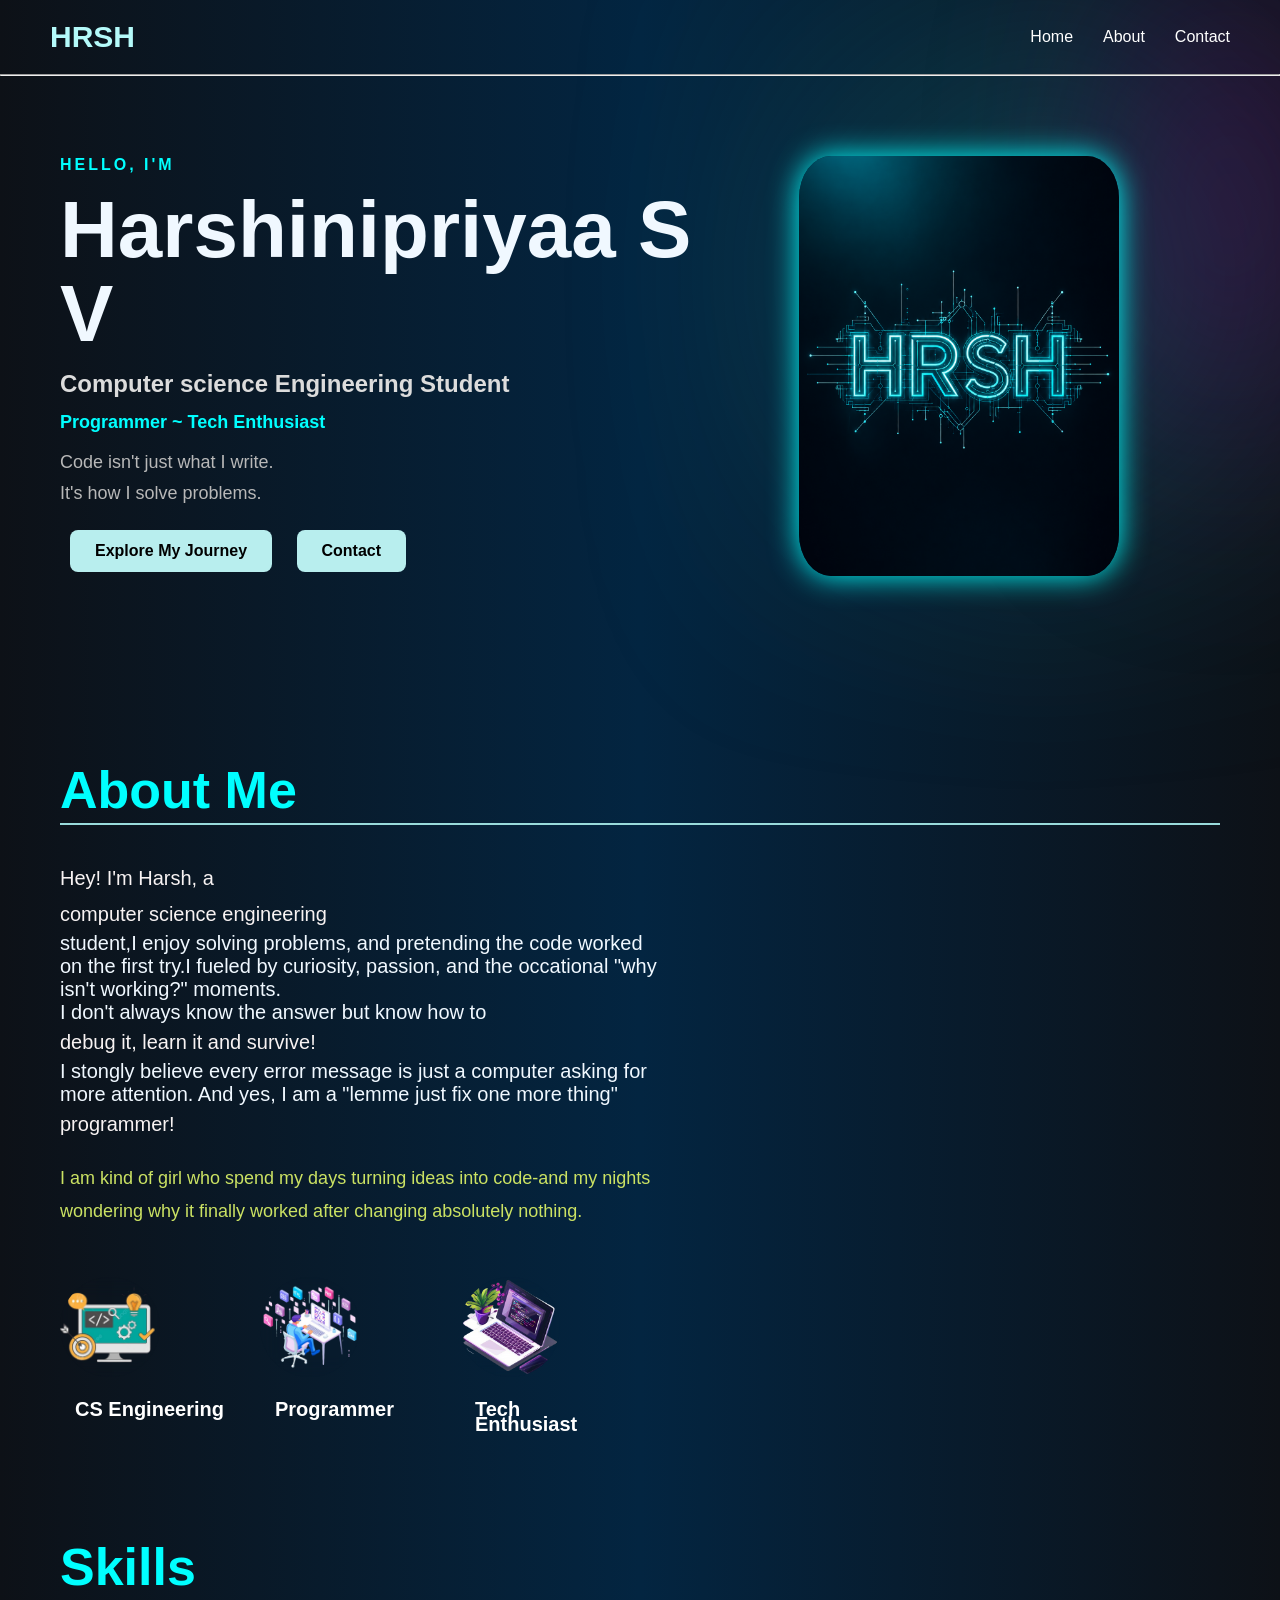
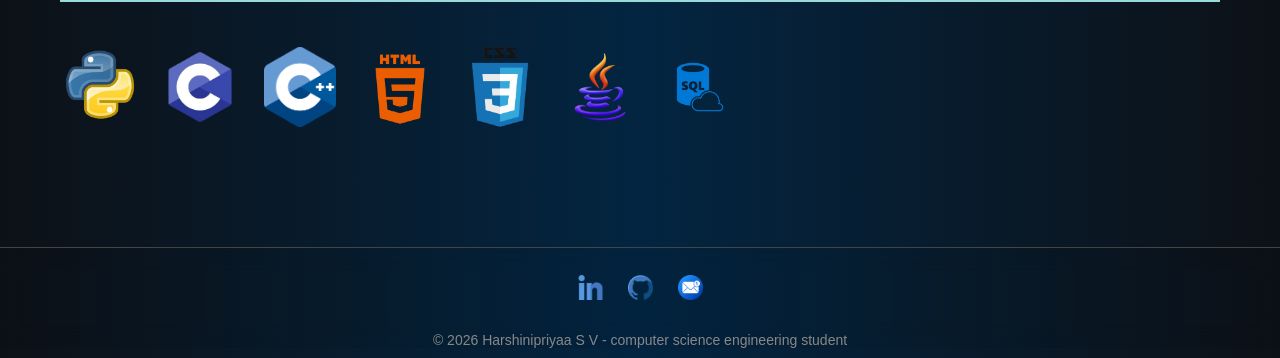
<file: index.html>
<!DOCTYPE html>
<html lang="en">
<head>
    <meta charset="UTF-8">
    <meta name="viewport" content="width=device-width, initial-scale=1.0">
    <title>HARSH | Portfolio</title>
    <link rel="stylesheet" href="style.css">
    
</head>
<header>
    <nav>
        <h2 class="logo">
            <span>H</span><span>R</span><span>S</span><span>H</span>   
        </h2>
        <ul>
            <li > <a href="index.html">Home</a></li>
            <li> <a href="about.html">About</a></li>
            <li> <a href="contact.html">Contact</a></li>
        </ul>
    </nav>
</header>
<hr>

<section class="hero">
    <div class="glow"></div>
    <div class="glow2"></div>
    <div class="hero-text">
        <p class="intro">HELLO, I'm</p>
        <h1>Harshinipriyaa S V</h1>
        <h3>Computer science Engineering Student</h3>
        <h4>Programmer ~ Tech Enthusiast</h4>
        <p class="tagline">Code isn't just what I write.<br> It's how I solve problems.</p>
        <div class="buttons">
            <a href="about.html" class="btn">Explore My Journey</a>
            <a href="contact.html" class="btn2">Contact</a>
        </div>
        
        

    </div>
    <div class="himg"><a href="#s_abt"><img src="images/intro.png" alt="Harsh"></a></div>
</section>

<section class="about" id="about">
    <h2>About Me</h2>
    <div class="about-continer">
        <div class="about-text">
            <div id="a_abt">
             <p>Hey! I'm Harsh, a <p id="cse">computer science engineering</p> student,I enjoy solving problems, and pretending the code worked on the first try.I fueled by curiosity, passion, and the occational "why isn't working?" moments.</p>
             I don't always know the answer but know how to <p id="tech">debug it, learn it and survive!</p> I stongly believe every error message is just a computer asking for more attention. And yes, I am a "lemme just fix one more thing" <p id="prg">programmer!</p></p>
             </div>
             <p id="s_abt">I am kind of girl who spend my days turning ideas into code-and my nights wondering why it finally worked after changing absolutely nothing.</p>
         </div>
         <div class="about-cards">
            <div class="card" id="card1"></div>
            <div class="card" id="card2"></div>
            <div class="card" id="card3"></div>  
            <div class="card-text"><a href="#cse">CS Engineering</a></div>
            <div class="card-text"><a href="#prg">Programmer</a></div>
            <div class="card-text"><a href="#tech">Tech Enthusiast</a></div>
         </div>
    </div>
</section>

<section class="skills" id="skills">
    <h2>Skills</h2>
    <div class="skills-container">
        <div class="skill-card"><img src="images/python.png" alt="Python"> </div>
        <div class="skill-card"><img src="images/c.png" alt="C"> </div>
        <div class="skill-card"><img src="images/cpp.png" alt="C++"> </div>
        <div class="skill-card"><img src="images/html.png" alt="HTML"> </div>
        <div class="skill-card"><img src="images/css.png" alt="CSS"> </div>
        <div class="skill-card"><img src="images/java.png" alt="Java"> </div>
        <div class="skill-card"><img src="images/mysql.png" alt="MySQL"> </div>
    </div>
</section>
<footer>

    <div class="social-icons">
        <a href="https://www.linkedin.com/in/harshinipriyaa-s-v-26a405399/"><img src="images/linkedin.png" alt="LinkedIn"></a>
        <a href="https://github.com/Harshinipriyaa-dev"><img src="images/github.png" alt="GitHub"></a>
        <a href="mailto:hrxhni.11@gmail.com"><img src="images/email.png" alt="email"></a>
    </div>
    <p class="copyright">&copy; 2026 Harshinipriyaa S V - computer science engineering student</p> 

</footer>      
</html>
</file>
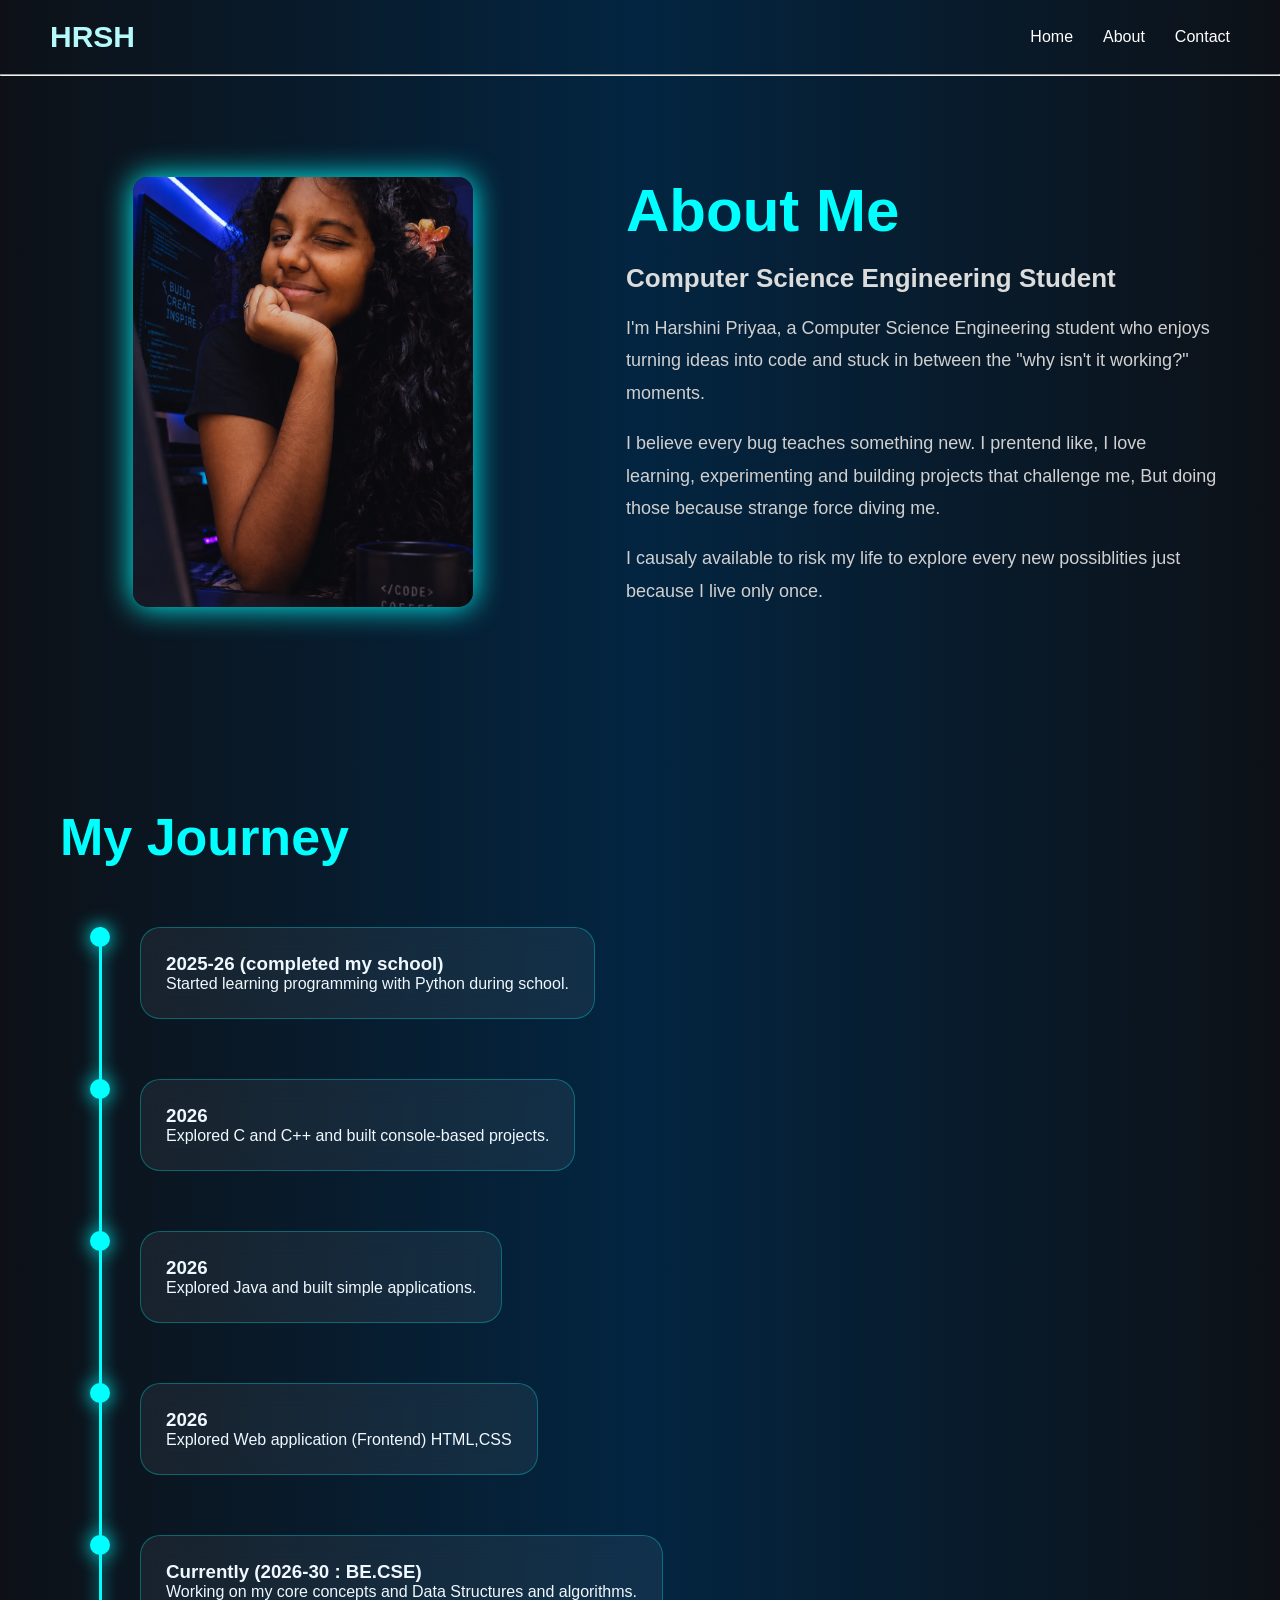
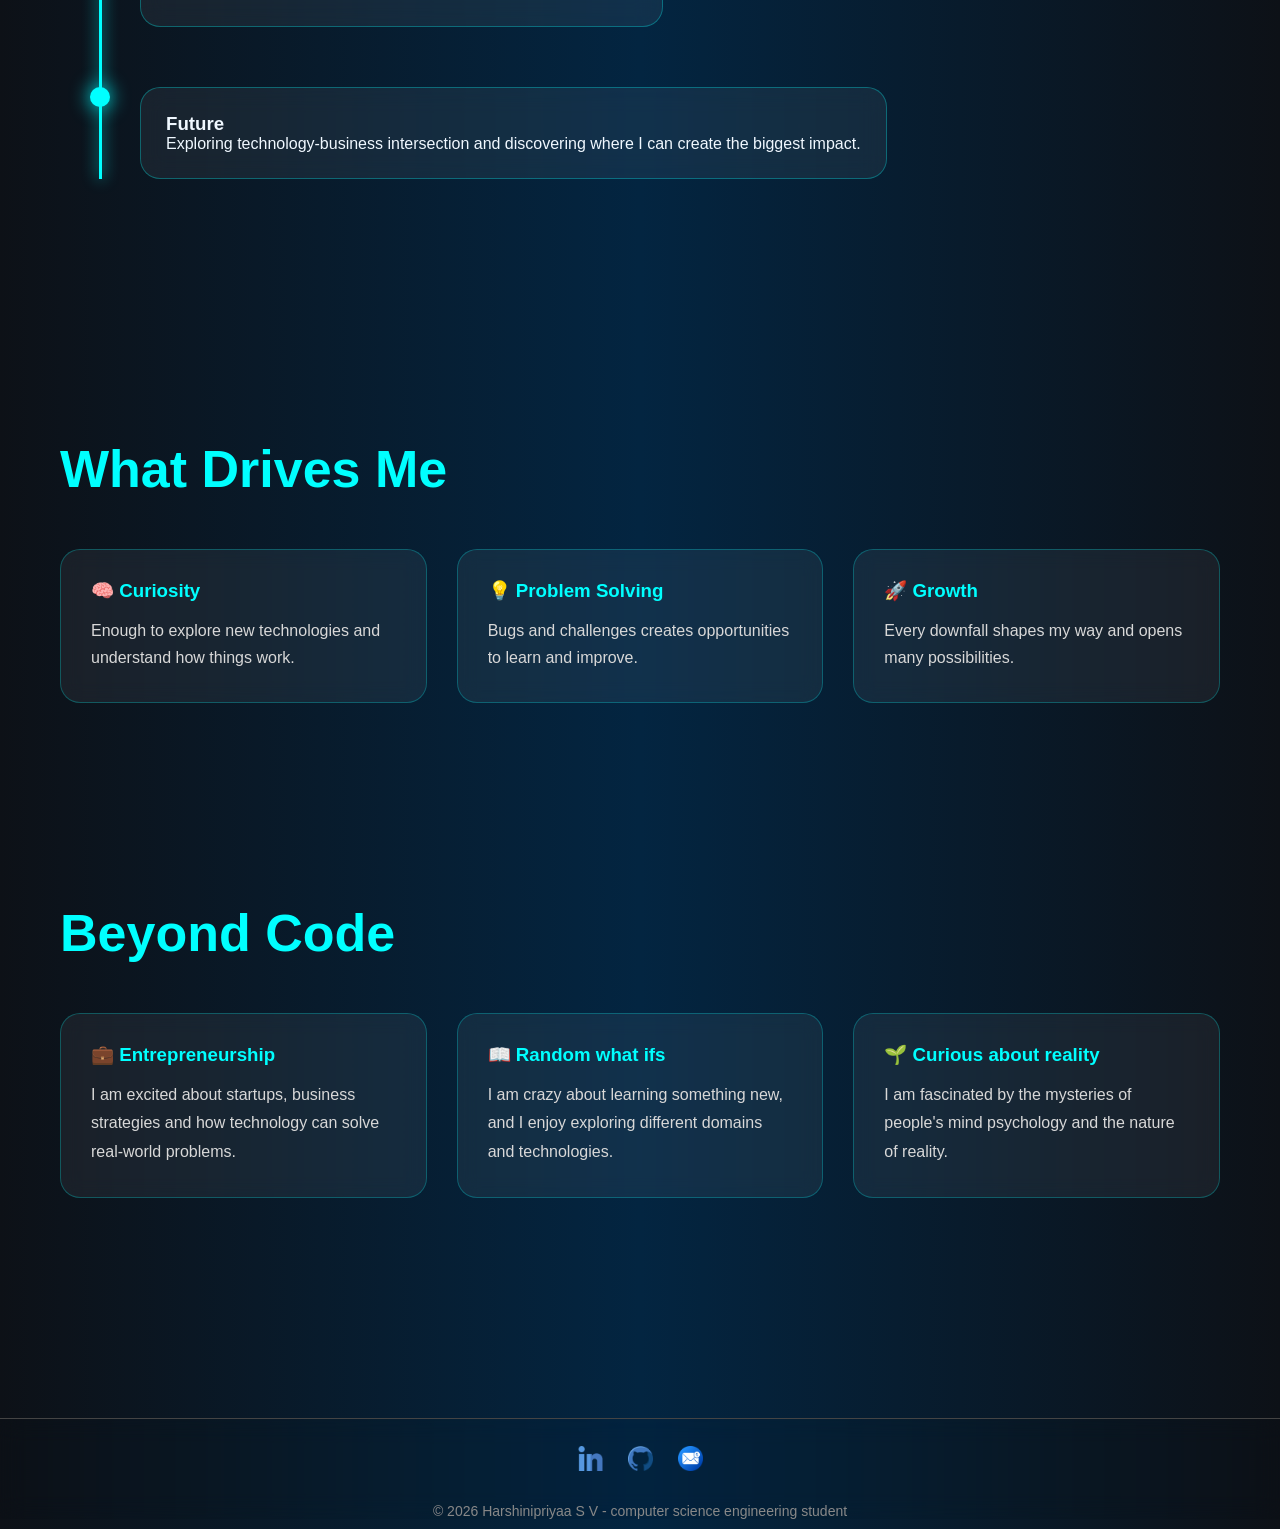
<file: about.html>
<!DOCTYPE html>
<html lang="en">
<head>
    <meta charset="UTF-8">
    <meta name="viewport" content="width=device-width, initial-scale=1.0">
    <title>HARSH | About</title>
    <link rel="stylesheet" href="style.css">
</head>    
<header>
    <nav>
        <h2 class="logo">
            <span>H</span><span>R</span><span>S</span><span>H</span>   
        </h2>
        <ul>
            <li > <a href="index.html">Home</a></li>
            <li> <a href="about.html">About</a></li>
            <li> <a href="contact.html">Contact</a></li>
        </ul>
    </nav>
</header>
<hr>

<section class="about-hero"> 
    <div class="about-img">
    <img src="images/me.png" alt="Harshini">
    </div>

    <div class="about-content">

    <h1>About Me</h1>

    <h3>Computer Science Engineering Student</h3>

    <p>
        I'm Harshini Priyaa, a Computer Science Engineering student who enjoys turning ideas into code and stuck in between the "why isn't it working?" moments. 
    </p>

    <p>
        I believe every bug teaches something new. I prentend like, I love learning, experimenting and building projects that challenge me, But doing those because strange force diving me.
    </p>

    <p>
       I causaly available to risk my life to explore every new possiblities just because I live only once.
    </p>

     </div>
</section>

<section class="journey"> 
    <div class="journey-title">
    <h2>My Journey</h2>
    </div>

    <div class="timeline">

     <div class="timeline-item">
        <div class="circle"></div>

        <div class="timeline-content">
            <h3>2025-26 (completed my school)</h3>
            <p>Started learning programming with Python during school.</p>
        </div>
     </div>

     <div class="timeline-item">
        <div class="circle"></div>

        <div class="timeline-content">
            <h3>2026</h3>
            <p>Explored C and C++ and built console-based projects.</p>
        </div>
     </div>

     <div class="timeline-item">
        <div class="circle"></div>

        <div class="timeline-content">
            <h3>2026</h3>
            <p>Explored Java and built simple applications.</p>
        </div>
     </div>
     <div class="timeline-item">
        <div class="circle"></div>

        <div class="timeline-content">
            <h3>2026</h3>
            <p>Explored Web application (Frontend) HTML,CSS</p>
        </div>
     </div>     

     <div class="timeline-item">
        <div class="circle"></div>

        <div class="timeline-content">
            <h3>Currently (2026-30 : BE.CSE)</h3>
            <p>Working on my core concepts and Data Structures and algorithms.</p>
        </div>
     </div>

     <div class="timeline-item">
        <div class="circle"></div>

        <div class="timeline-content">
            <h3>Future</h3>
            <p>Exploring technology-business intersection and discovering where I can create the biggest impact.</p>
        </div>
     </div>
    </div>
</section>

<section class="brief"> 
    <h2> What Drives Me </h2>

    <div class="belief-container">

     <div class="belief-card">
        <h3>🧠 Curiosity</h3>
        <p>Enough to explore new technologies and understand how things work.</p>
     </div>

     <div class="belief-card">
        <h3>💡 Problem Solving</h3>
        <p>Bugs and challenges creates opportunities to learn and improve.</p>
     </div>

     <div class="belief-card">
        <h3>🚀 Growth</h3>
        <p>Every downfall shapes my way and opens many possibilities.</p>
     </div>

    </div>
</section>
<section class="beyond">

    <h2>Beyond Code</h2>

    <div class="beyond-container">

        <div class="beyond-card">
            <h3>💼 Entrepreneurship</h3>
            <p>
                I am excited about startups, business strategies and how technology can solve real-world problems.
            </p>
        </div>

        <div class="beyond-card">
            <h3>📖 Random what ifs</h3>
            <p>
                I am crazy about learning something new, and I enjoy exploring different domains and technologies.
            </p>
        </div>

        <div class="beyond-card">
            <h3>🌱 Curious about reality</h3>
            <p>
                I am fascinated by the mysteries of people's mind psychology and the nature of reality.
            </p>
        </div>

    </div>

</section>
<footer>

     <div class="social-icons">
        <a href="https://www.linkedin.com/in/harshinipriyaa-s-v-26a405399/"><img src="images/linkedin.png" alt="LinkedIn"></a>
        <a href="https://github.com/Harshinipriyaa-dev"><img src="images/github.png" alt="GitHub"></a>
        <a href="mailto:hrxhni.11@gmail.com"><img src="images/email.png" alt="email"></a>
    </div>
    <p class="copyright">&copy; 2026 Harshinipriyaa S V - computer science engineering student</p> 

</footer>      
</html>
</file>
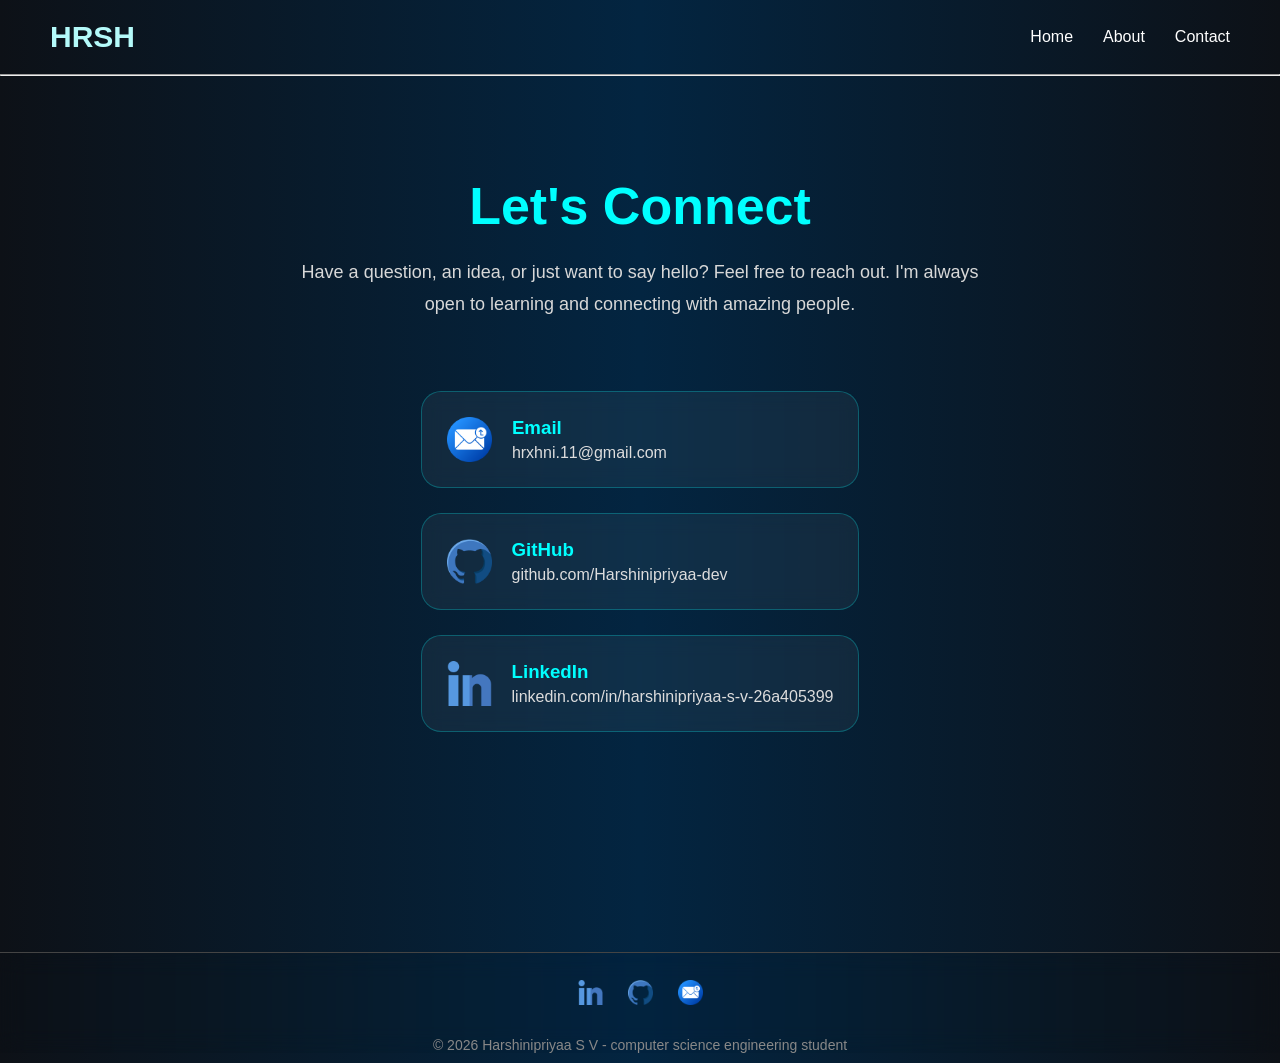
<file: contact.html>
<!DOCTYPE html>
<html lang="en">
<head>
    <meta charset="UTF-8">
    <meta name="viewport" content="width=device-width, initial-scale=1.0">
    <title>HARSH | About</title>
    <link rel="stylesheet" href="style.css">
</head>    
<header>
    <nav>
        <h2 class="logo">
            <span>H</span><span>R</span><span>S</span><span>H</span>   
        </h2>
        <ul>
            <li > <a href="index.html">Home</a></li>
            <li> <a href="about.html">About</a></li>
            <li> <a href="contact.html">Contact</a></li>
        </ul>
    </nav>
</header>
<hr>


<section class="contact">
    <div class="contact-heading">
        <h2>Let's Connect</h2>
        <p>
            Have a question, an idea, or just want to say hello?
            Feel free to reach out. I'm always open to learning
           and connecting with amazing people.
        </p>
    </div>
    <div class="contact-container">
        <div class="contact-info">
            <div class="info-card">
                <img src="images/email.png" alt="Email">
                <div>
                    <a href="mailto:hrxhni.11@gmail.com"><h3>Email</h3></a>
                    <p>hrxhni.11@gmail.com</p>
                </div>
            </div>
            <div class="info-card">
                <img src="images/github.png" alt="GitHub">
                <div>
                    <a href="https://github.com/Harshinipriyaa-dev "><h3>GitHub</h3></a>
                    <p>github.com/Harshinipriyaa-dev</p>
                </div>
            </div>
            <div class="info-card">
                <img src="images/linkedin.png" alt="LinkedIn">
                <div>
                    <a href="https://www.linkedin.com/in/harshinipriyaa-s-v-26a405399/"><h3>LinkedIn</h3></a>
                    <p>linkedin.com/in/harshinipriyaa-s-v-26a405399</p>
                </div>
            </div>
        </div>
    </div>
</section>

<footer>

    <div class="social-icons">
        <a href="https://www.linkedin.com/in/harshinipriyaa-s-v-26a405399/"><img src="images/linkedin.png" alt="LinkedIn"></a>
        <a href="https://github.com/Harshinipriyaa-dev"><img src="images/github.png" alt="GitHub"></a>
        <a href="mailto:hrxhni.11@gmail.com"><img src="images/email.png" alt="email"></a>
    </div>
    <p class="copyright">&copy; 2026 Harshinipriyaa S V - computer science engineering student</p> 

</footer>      
</html>
</file>
<file: style.css>
*{
    margin:0;
    padding:0;
    box-sizing:border-box;
}
body{
    background: linear-gradient(to right,#0d1117,#032541,#0d1117);
    color:aliceblue;
    font-family:Arial, Helvetica, sans-serif;
    animation:ease-in-out floatbody 6s infinite;
}
a{
    text-decoration:none;
}
/*NAVIGATION BAR*/
nav{
    display:flex;
    justify-content:space-between;
    align-items:center;
    padding:20px 50px;
}
ul{
    display:flex;
    list-style:none;
    gap:30px;
}

.logo{
    color:rgb(180, 250, 250);
    font-size: 30px;
    letter-spacing: 0px;
}
.logo span{
    display:inline-block;
    transition:0.3s;
}
.logo span:hover{
    transform:translateY(-5px);
    color:rgb(156, 217, 245);
    text-shadow:0 0 10px rgb(156, 217, 245);
}
nav a,.card-text a{
    text-decoration:none;
    color:rgb(255, 255, 255);
    position:relative;
    transition:0.3s;
}
nav a:hover,.card-text a:hover{
    color:rgb(156, 217, 245);
}
nav a::after,.card-text a::after{
    content:"";
    display:block;
    width:0;
    height:2px;
    background-color: cyan;
    position:absolute;
    left:0;
    bottom: -5px;
    transition: 0.3s; 
}
nav a:hover::after,.card-text a:hover::after{ 
    width:100%;
}
/*Hero*/
.hero{
    display:flex;
    justify-content:space-between;
    align-items:center;
    padding: 80px 60px;
    position:relative;
    animation: slideinleft 3s ease-in-out;
}
.hero-text{
    width:55%;
    display:flex;
    flex-direction:column;
    gap:14px;
}
.himg{
    width:45%;
    display:flex;
    justify-content:center;
    animation:ease-in-out floatImage 3s infinite;
}
.himg img{
    width: 320px;
    height: 420px;
    border-radius:10%;
    object-fit: cover;
    box-shadow: 0 0 30px cyan;
    transition:0.4s;
}
.himg img:hover{
    transform:scale(1.05);
    box-shadow:0 0 50px rgb(125, 208, 241);
}
.hero h1{
    font-size: 80px;
    font-weight:800;
    line-height:1.05;
    animation:ease-in-out floatImage 3s infinite;
    transition:0.3s;
}
.hero h1:hover{
    transform:translatex(10px);
}
.hero h3{
    font-size: 24px;
    color:#dcdcdc;
}
.hero h4{
    font-size: 18px;
    color:cyan;
    font-weight:600;
}
.tagline{
    font-size: 18px;
    line-height:1.3;
    color:#b8b8b8;
    line-height:1.7;
    width:520px;
}
.buttons{
    gap:200px;
}
.btn,.btn2{
    display:inline-block;
    margin:8px 10px;
    padding: 12px 25px;   
    border-radius: 8px;
    background-color:rgb(184, 238, 238);
    color:black;
    font-weight: bold;
    transition:0.3s;
}
.buttons a:hover{
    color:#09172c;
}

.btn2:hover,.btn:hover{
    transform:translateY(-5px) scale(1.05);
    box-shadow:0 0 10px rgb(37, 124, 110);
}
.intro{
    letter-spacing: 3px;
    font-size: 16px;
    font-weight: 700;
    color:cyan;
    text-transform:uppercase;
}
@keyframes
floatbody
{
    0%{
        transform: translateX(0px);
    }
    50%{
        transform: translateX(-7.5px);
    }
    100%{
        transform: translateX(0px);
    }
}
@keyframes
floatImage
{
    0%{
        transform: translateY(0px);
    }
    50%{
        transform: translateY(-7.5px);
    }
    100%{
        transform: translateY(0px);
    }
}
.glow{
    position:absolute;
    width: 200px;
    height: 300px;
    background:rgb(31, 187, 187);
    border-radius:50%;
    filter:blur(150px);
    top:50px;
    right:140px;
    z-index:-1;
    transition:4s;
}
.glow2{
    position:absolute;
    width: 100px;
    height: 500px;
    border-radius:50%;
    background:rgb(91, 8, 99);
    filter:blur(110px);
    top:-120px;
    right:0px;
    z-index:-1;
    transition:5s;
}
@keyframes slideinleft{
    from{
        opacity:0;
        transform:translateX(-60px);
    }
    to{
        opacity:1;
        transform:translateX(0px);
    }
}
/*About*/
.about{
    padding: 100px 60px;
    animation: slideinleft 3s ease-in-out;
}
/*about and skill heading*/
.about h2,.skills h2{
    font-size: 52px;
    font-weight: 700;
    color:cyan;
    margin-bottom: 40px;
    position:relative;
    transition:0.3s;
    animation:ease floatImage ;
}
.about h2:hover,.skills h2:hover{
    color:rgb(153, 219, 219);
    text-shadow:0 0 30px rgba(242, 243, 243, 0.952);
}
.about h2::after,.skills h2::after{
    content:"";
    display:block;
    width:100%;
    height:2px;
    background-color: rgb(153, 219, 219);
    position:absolute;
    left:0;
    bottom: -5px;
    transition: 0.3s; 
}
/*------------------------*/
.about-container{
    display:flex;
    justify-content:space-between;
    align-items:flex-start;
    gap:60px;
}
.about-text{
    max-width: 600px;
    font-size: 20px;
}
.about-text p{
    font-size: 20px;
    line-height:1.8;
    color:#f8f3f3;
}
#s_abt{
    font-size: 18px;
    line-height:1.8;
    color:#cbe263;
    margin-top: 20px;
    transition:0.3s;
}
#a_abt{
    transition:0.3s;
}
#s_abt:hover,#a_abt:hover{
    transform:scale(105%);
}
@keyframes glow{
    0%{
        text-shadow:0 0 5px #cbe263;
    }
    50%{
        text-shadow:0 0 20px #cbe263, 0 0 30px #63e2d1;
    }
    100%{
        text-shadow:0 0 5px #cbe263;
    }
}
#cse,#tech,#prg{
    transition:0.3s;
}
@keyframes highlight{
    0%{
        background:transparent;
    }
    50%{
        text-shadow:0 0 20px #63e2d1, 0 0 30px #63e2d1;
        font-weight: 600;
        color:rgb(226, 226, 142);
    }
    100%{
        background:transparent;
        box-shadow:none;
    }
}
#cse:target,#tech:target,#prg:target{
    animation:ease 1s highlight;
}
#s_abt:target{
    animation:ease 1s glow;
}
.about-cards{
    width:50%;
    display:grid;
    grid-template-columns:repeat(3,1fr);
    gap:20px;
    margin-top: 50px;
    animation:ease-in-out floatImage 6s infinite;
}
.card{
    height: 100px;
    width:100px;
    backdrop-filter:blur(10px);
    padding: 25px;
    border-radius: 100px;
    transition:0.3s ease;
}
.card-text{
    text-align:top;
    font-size: 20px;
    color:#d0d0df;
    font-weight:900;
    display:inline-block;
    width: fit-content;
    padding: 5px 15px;
    line-height:0.75;
    transition:0.3s
}
#card1{
    background:url('images/cse.png');
    background-size:120%;
    background-repeat:no-repeat;
    background-position:center;
}
#card2{
    background:url('images/prgg.png');
    background-size:100%;
    background-repeat:no-repeat;
    background-position:center;
}
#card3{
    background:url('images/tech.png');
    background-size:100%;
    background-repeat:no-repeat;
    background-position:center;
}
.card:hover{
    transform:translateY(-8px);
}
.card-text:hover{
    transform:translateX(18px);
}
/*skills*/
.skills{
    padding: 0px 60px;
    animation: slideinleft 3s ease-in-out;
}
.skills-container{
    display:grid;
    width:40%;
    gap:20px;
    grid-template-columns:repeat(7,1fr);
    margin-top:50px;
    animation:ease-in-out floatImage 4s infinite;
}
.skill-card img{
    width:80px;
    height:80px;
    object-fit:contain; 
    display:block;
    margin:auto;
    transition:0.3s;
}
.skill-card img:hover{
    border:rgb(28, 29, 61) solid;
    border-width:0.05px;
    box-shadow:0 0 50px cyan;
    border-radius:10%;
    transform:scale(1.15); 
}
footer{
    margin-top: 120px;
    padding: 0px 10%;
    text-align:center;
    border-top: 1px solid #444;
    background: rgba(0, 0, 0, 0.03);
    backdrop-filter: blur(12px);
}
.social-icons{
    display:flex;
    justify-content:center;
    gap:25px;
    margin:20px 0;
    animation:ease-in-out floatImage 6s infinite;
}
.social-icons img{
    width: 25px;
    height: 40px;
    object-fit:contain;
    transition:0.3s ease;
}
.social-icons img:hover{
    transform:translateY(-8px) scale(1.1);
    filter:drop-shadow(0 0 20px cyan);
}
.copyright{
    font-size: 14px;
    color:#888;
    margin: 10px;

}
.about-hero{
    display:flex;
    justify-content:space-between;
    align-items:center;
    padding:100px 60px;
    gap:80px;
    animation:slideinleft 3s ease-in-out;
}
.about-img{
    width:45%;
    display:flex;
    justify-content:center;
}
.about-img img{
    width:340px;
    height:430px;
    object-fit:cover;
    border-radius:15px;
    box-shadow:0 0 30px cyan;
    transition:.4s;
}
.about-img img:hover{
    transform:scale(1.05);
    box-shadow:0 0 50px rgb(125,208,241);
}
.about-content{
    width:55%;
    display:flex;
    flex-direction:column;
    gap:18px;
}
.about-content h1{
    font-size:60px;
    color:cyan;
}
.about-content h3{
    font-size:26px;
    color:#dcdcdc;
}
.about-content p{
    font-size:18px;
    line-height:1.8;
    color:#d0d0d0;
}

.journey{
    padding:100px 60px;
    animation:slideinleft 3s ease-in-out;
}
.journey h2{
    font-size:52px;
    color:cyan;
    margin-bottom:60px;
}
.timeline{
    position:relative;
    margin-left:30px;
}
.timeline::before{
    content:"";
    position:absolute;
    left:9px;
    top:0;
    width:3px;
    height:100%;
    background:cyan;
    box-shadow:0 0 15px cyan;
}
.timeline-item{
    display:flex;
    gap:30px;
    margin-bottom:60px;
    position:relative;
}
.circle{
    width:20px;
    height:20px;
    background:cyan;
    border-radius:50%;
    box-shadow:0 0 20px cyan;
    flex-shrink:0;
}
.timeline-content{
    background:rgba(255,255,255,.06);
    backdrop-filter:blur(12px);
    border:1px solid rgba(0,255,255,.3);
    border-radius:20px;
    padding:25px;
    transition:.3s;
}
.timeline-content:hover{
    transform:translateX(12px);
    box-shadow:0 0 30px cyan;
}
.brief{
    padding:100px 60px;
    animation:slideinleft 3s ease-in-out;
}
.brief h2{
    font-size:52px;
    color:cyan;
    margin-bottom:50px;
}
.belief-container{
    display:grid;
    grid-template-columns:repeat(3,1fr);
    gap:30px;
}
.belief-card{
    background:rgba(255,255,255,.06);
    backdrop-filter:blur(10px);
    border:1px solid rgba(0,255,255,.25);
    border-radius:20px;
    padding:30px;
    transition:.3s;
}
.belief-card:hover{
    transform:translateY(-10px);
    box-shadow:0 0 25px cyan;
}
.belief-card h3{
    color:cyan;
    margin-bottom:15px;
}

.belief-card p{
    line-height:1.7;
    color:#d8d8d8;
}
.beyond{
    padding:100px 60px;
    animation:slideinleft 3s ease-in-out;
}
.beyond h2{
    font-size:52px;
    color:cyan;
    margin-bottom:50px;
}
.beyond-container{
    display:grid;
    grid-template-columns:repeat(3,1fr);
    gap:30px;
}
.beyond-card{
    background:rgba(255,255,255,.06);
    backdrop-filter:blur(10px);
    border:1px solid rgba(0,255,255,.25);
    border-radius:20px;
    padding:30px;
    transition:.3s;
}
.beyond-card:hover{
    transform:translateY(-10px);
    box-shadow:0 0 25px cyan;
}
.beyond-card h3{
    color:cyan;
    margin-bottom:15px;
}

.beyond-card p{
    line-height:1.8;
    color:#d8d8d8;
}
/* CONTACT */

.contact{
    padding:100px 60px;
    animation:slideinleft 3s ease-in-out;
}

.contact-heading{
    text-align:center;
    margin-bottom:70px;
}

.contact-heading h2{
    font-size:52px;
    color:cyan;
    margin-bottom:20px;
    transition:.3s;
}

.contact-heading h2:hover{
    text-shadow:0 0 25px cyan;
}

.contact-heading p{
    max-width:700px;
    margin:auto;
    font-size:18px;
    line-height:1.8;
    color:#d8d8d8;
}

.contact-container{
    display:flex;
    justify-content:center;
    gap:50px;
}

/* LEFT SIDE */

.contact-info{
    display:flex;
    flex-direction:column;
    gap:25px;
}
.info-card{
    display:flex;
    align-items:center;
    gap:20px;
    background:rgba(255,255,255,.05);
    backdrop-filter:blur(10px);
    border:1px solid rgba(0,255,255,.25);
    padding:25px;
    border-radius:20px;
    transition:.3s;
}

.info-card:hover{
    transform:translateX(12px);
    box-shadow:0 0 25px cyan;
}

.info-card img{
    width:45px;
    height:45px;
    object-fit:contain;
}

.info-card h3{
    color:cyan;
    margin-bottom:5px;
}

.info-card p{
    color:#ddd;
}
</file>
